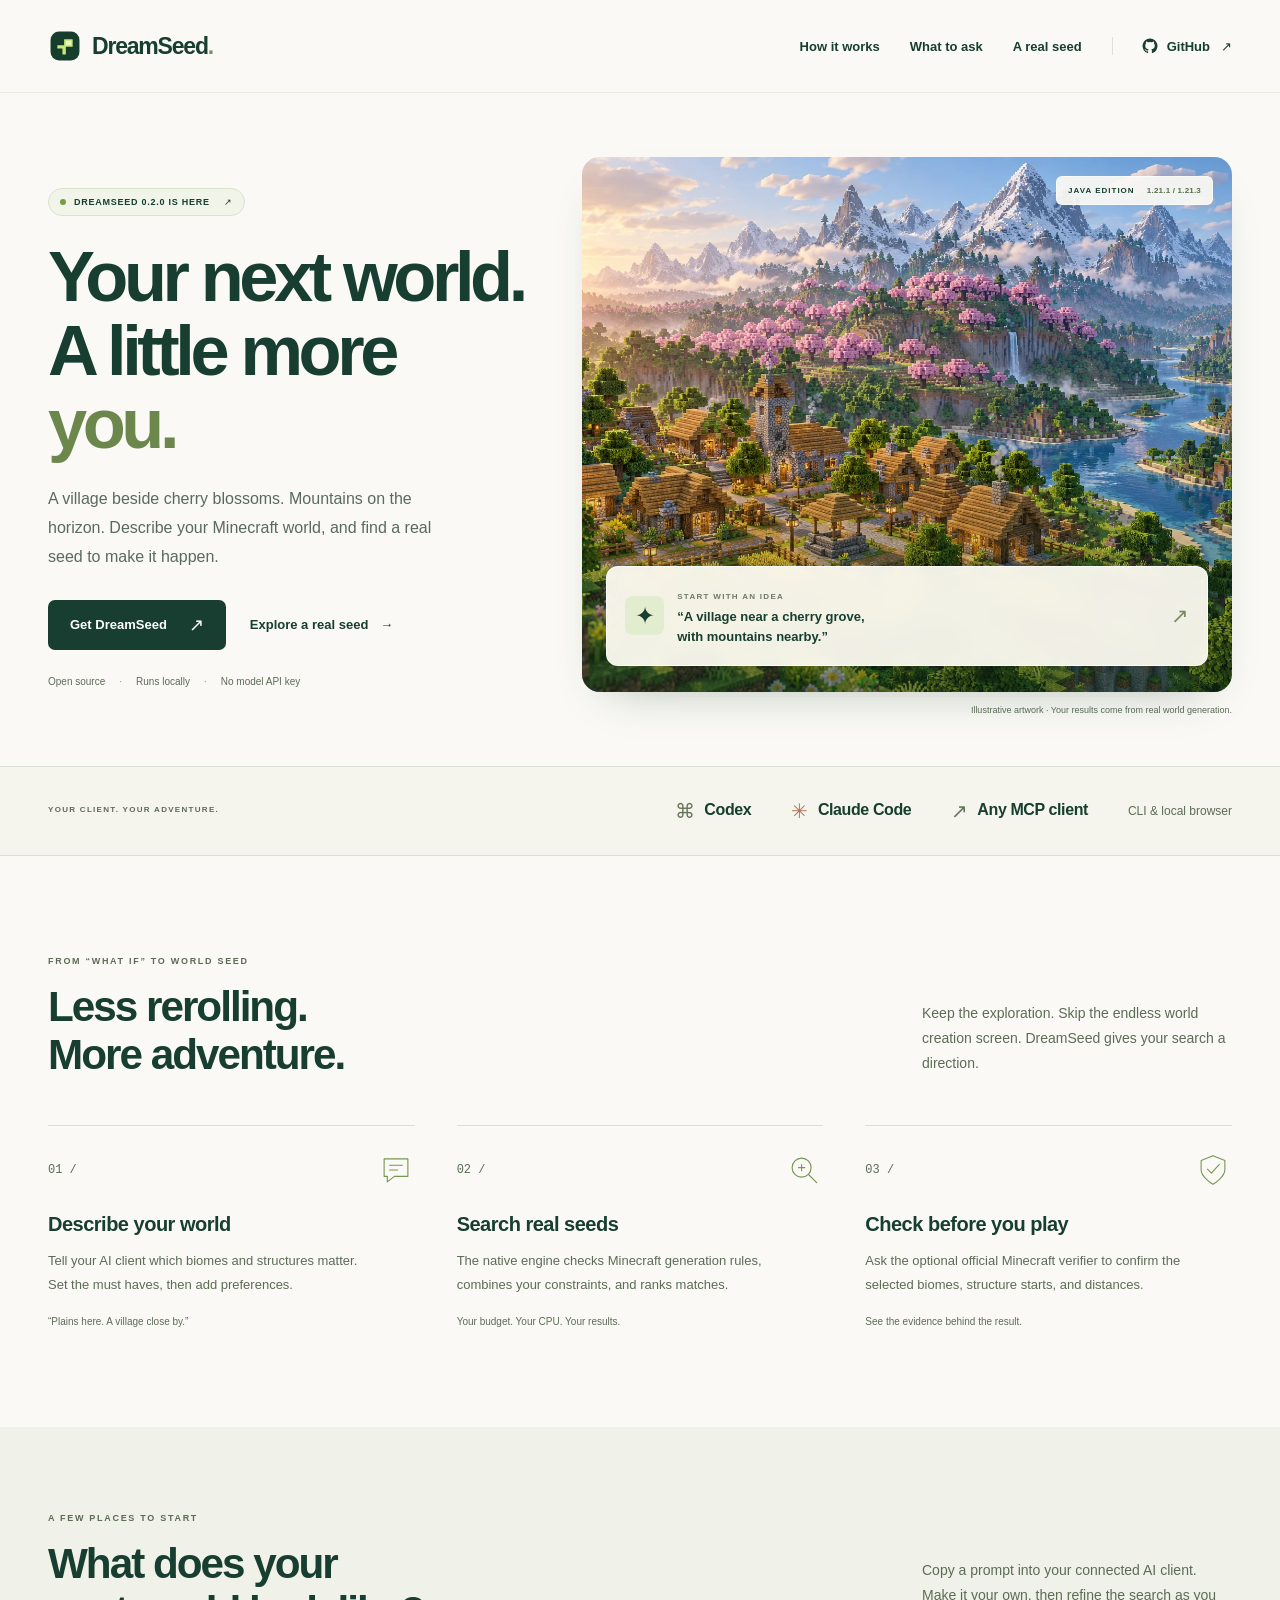
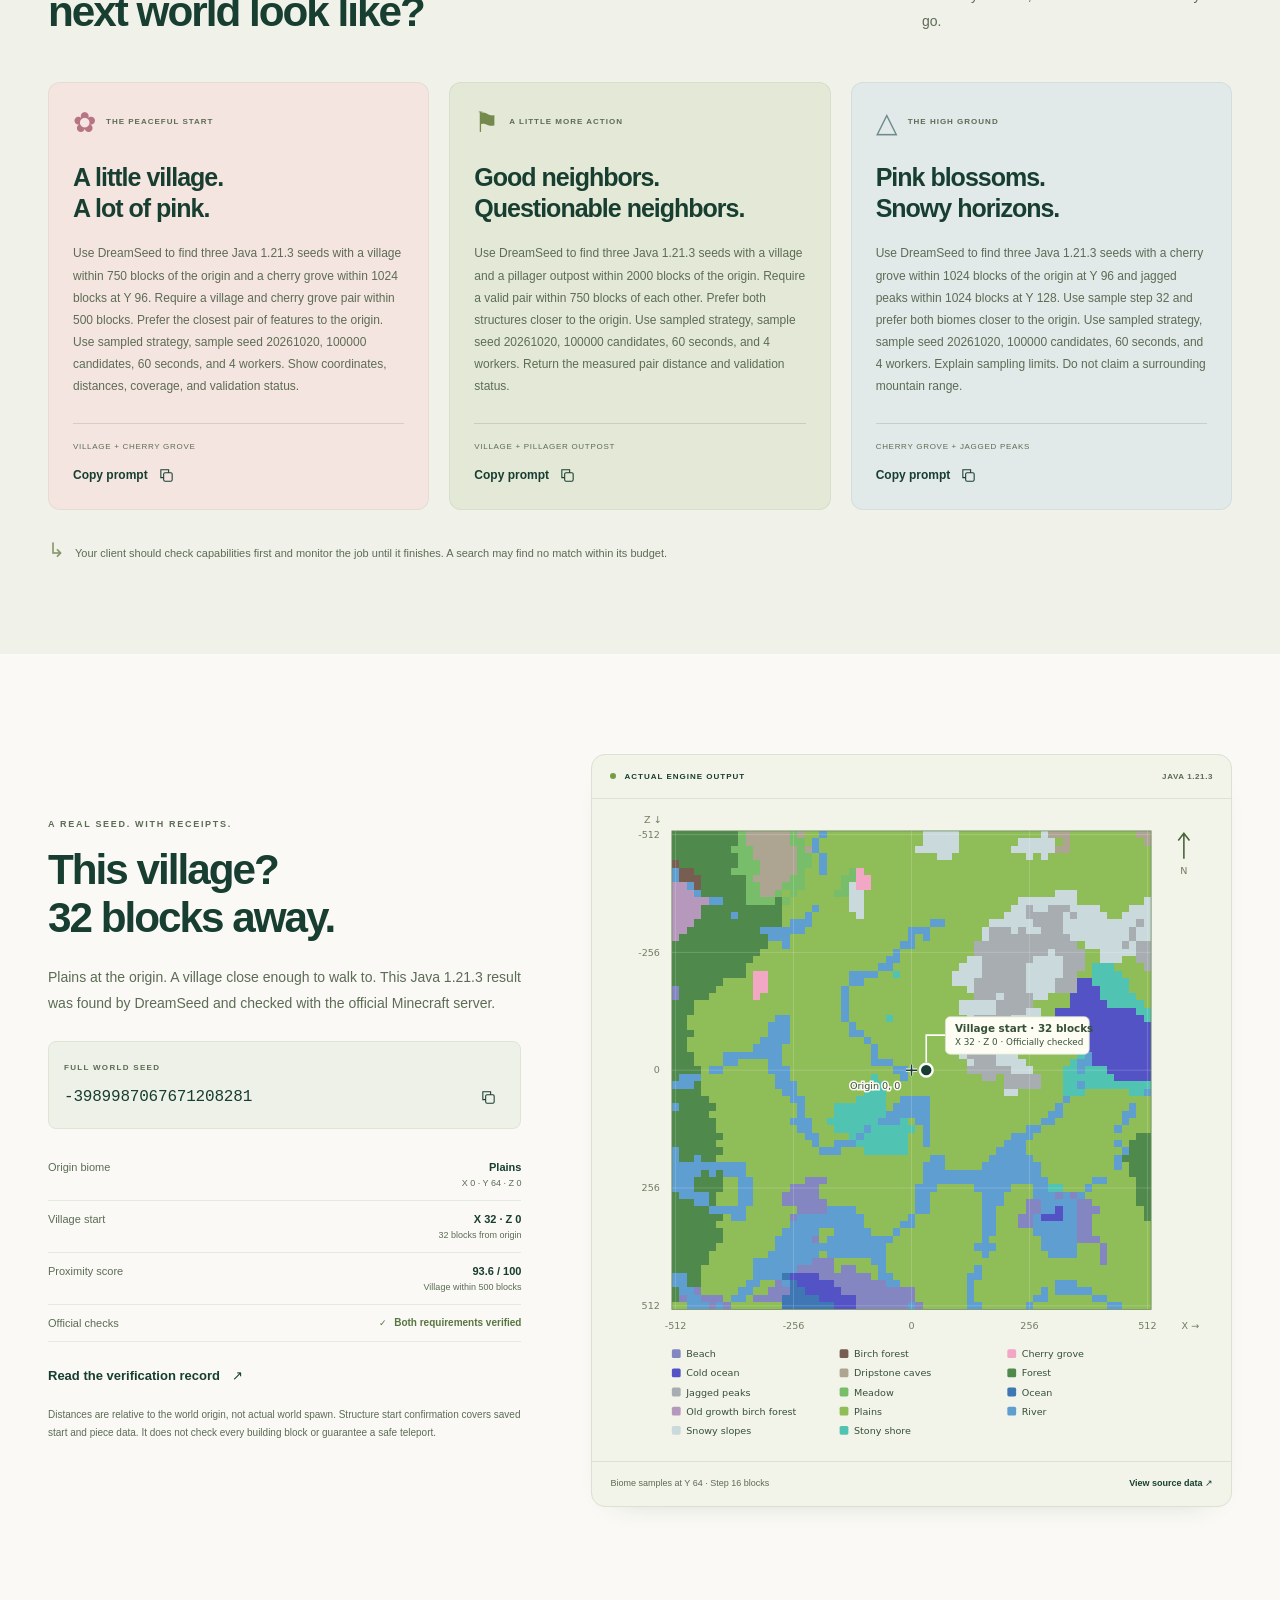
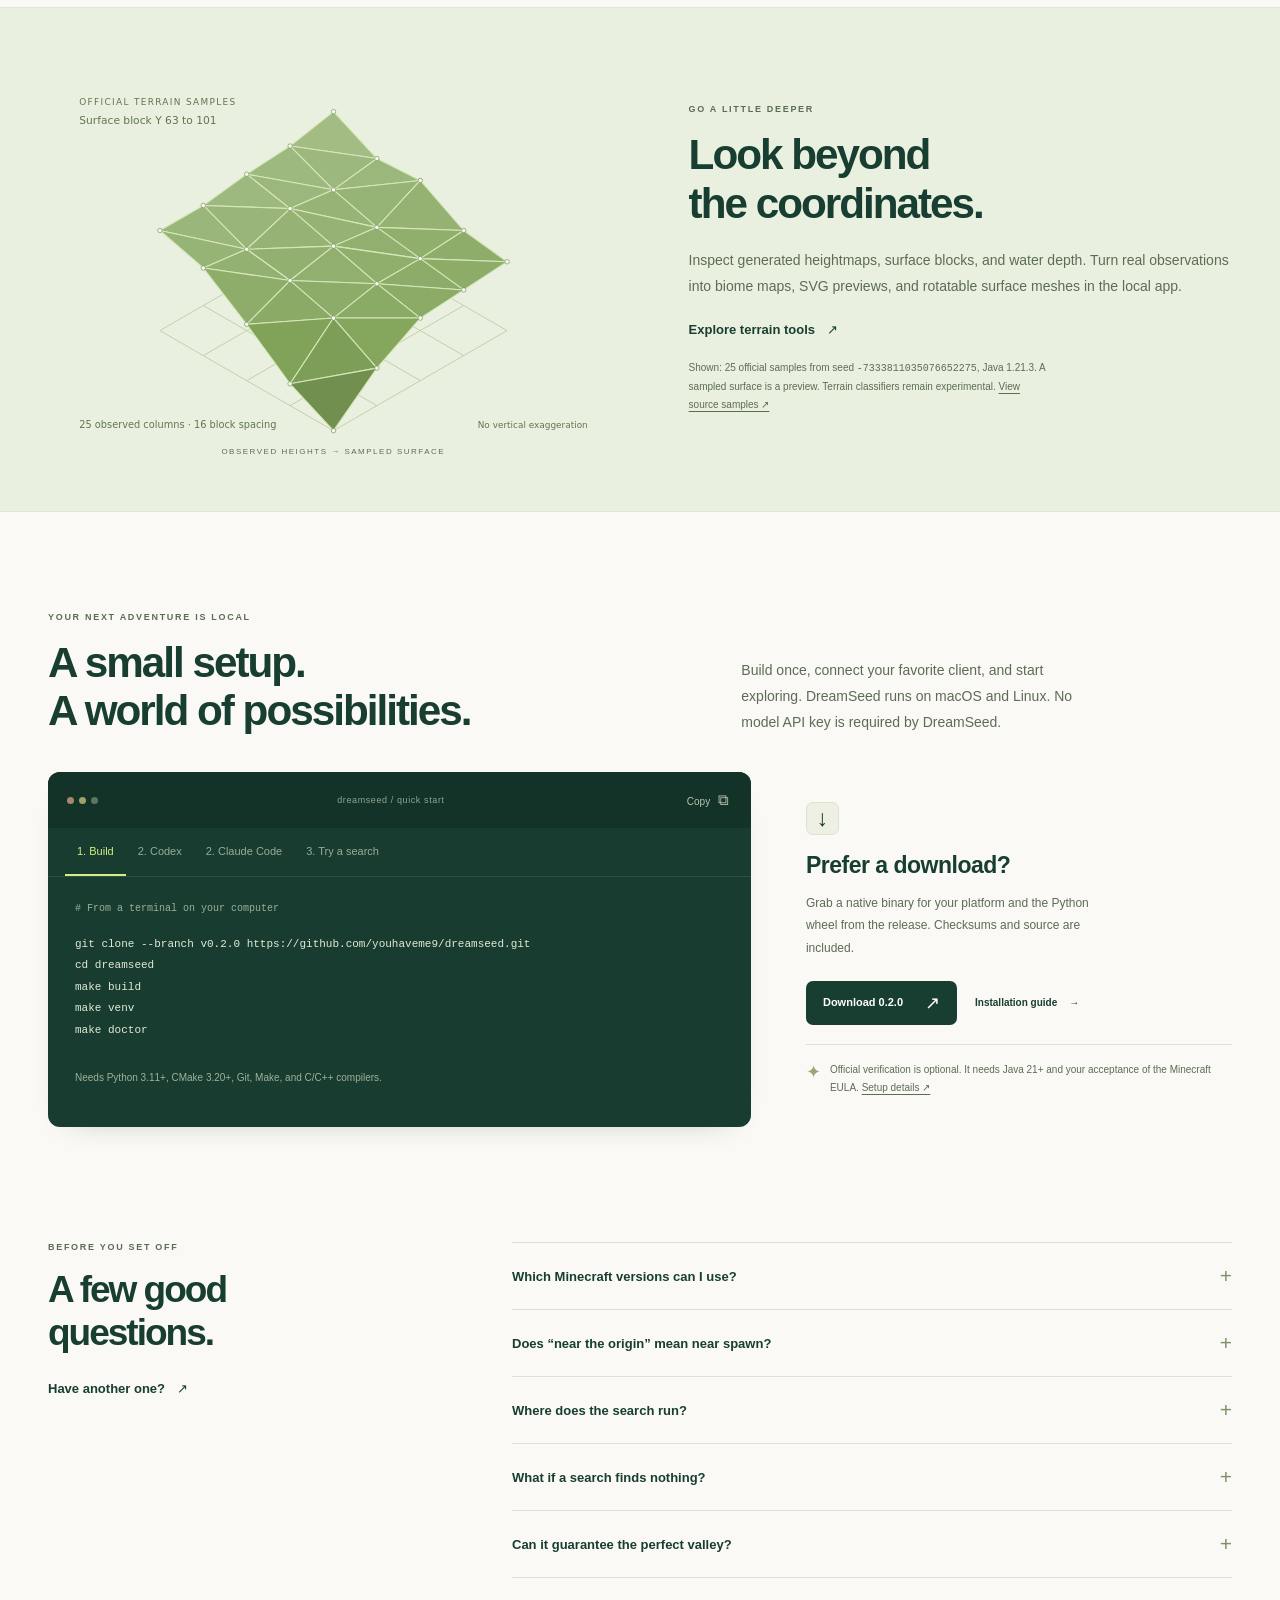
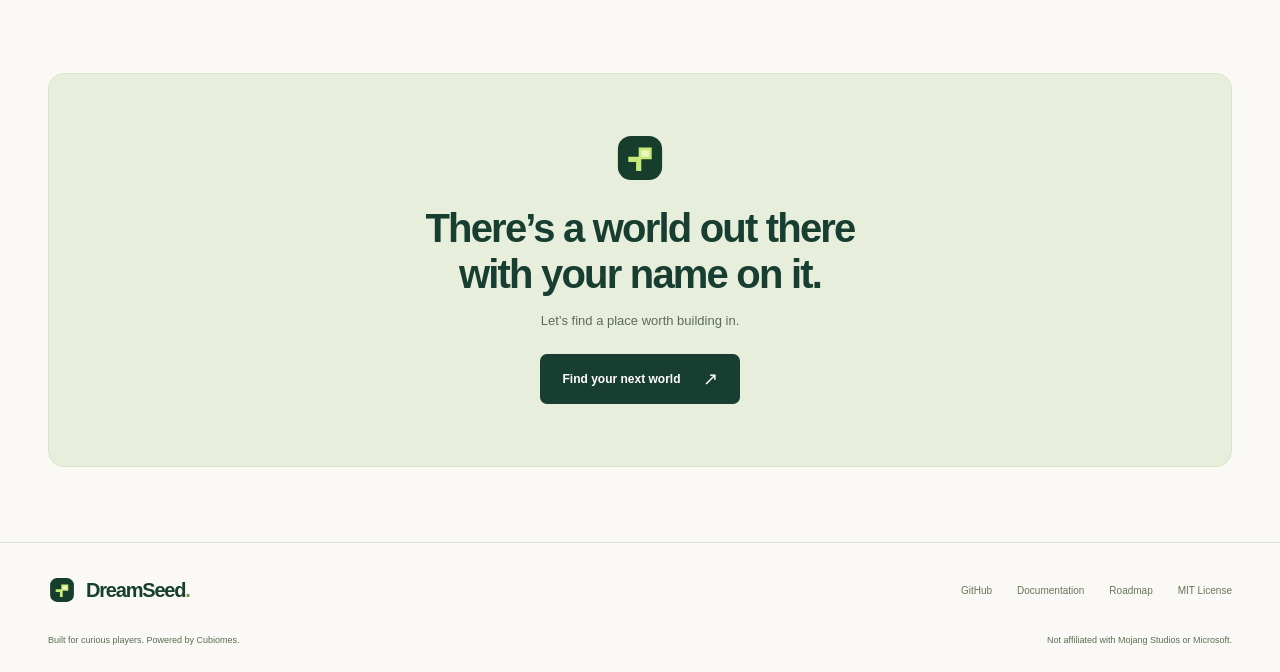
<file: site/index.html>
<!doctype html>
<html lang="en">
  <head>
    <meta charset="utf-8" />
    <meta name="viewport" content="width=device-width, initial-scale=1" />
    <meta name="theme-color" content="#15392c" />
    <meta
      name="description"
      content="Describe your ideal Minecraft world. DreamSeed finds real Java Edition seeds with the biomes and structures you want, then checks them with Minecraft itself."
    />
    <meta property="og:type" content="website" />
    <meta
      property="og:title"
      content="DreamSeed — Your next world starts here"
    />
    <meta
      property="og:description"
      content="Less rerolling. More adventure. Find and verify Minecraft Java seeds with your AI client, a native CLI, or a local browser app."
    />
    <meta property="og:url" content="https://youhaveme9.github.io/dreamseed/" />
    <meta
      property="og:image"
      content="https://youhaveme9.github.io/dreamseed/assets/dream-world.webp"
    />
    <meta name="twitter:card" content="summary_large_image" />
    <link rel="canonical" href="https://youhaveme9.github.io/dreamseed/" />
    <link rel="icon" href="assets/seed-mark.svg" type="image/svg+xml" />
    <link rel="stylesheet" href="style.css" />
    <script src="app.js" defer></script>
    <title>DreamSeed · Find your next Minecraft world</title>
  </head>
  <body>
    <a class="skip-link" href="#main">Skip to content</a>
    <header class="site-header">
      <div class="container navigation">
        <a class="brand" href="#" aria-label="DreamSeed home"
          ><img src="assets/seed-mark.svg" width="34" height="34" alt="" /><span
            >DreamSeed<span class="brand-dot">.</span></span
          ></a
        >
        <button
          class="menu-toggle"
          type="button"
          aria-expanded="false"
          aria-controls="navigation-links"
          aria-label="Open navigation"
        >
          <span></span><span></span>
        </button>
        <nav
          class="navigation-links"
          id="navigation-links"
          aria-label="Main navigation"
        >
          <a href="#how-it-works">How it works</a
          ><a href="#examples">What to ask</a
          ><a href="#real-seed">A real seed</a>
          <a class="nav-github" href="https://github.com/youhaveme9/dreamseed"
            ><svg viewBox="0 0 24 24" aria-hidden="true">
              <path
                d="M12 2a10 10 0 0 0-3.16 19.49c.5.09.68-.22.68-.48v-1.86c-2.78.6-3.37-1.18-3.37-1.18-.45-1.16-1.11-1.47-1.11-1.47-.91-.62.07-.61.07-.61 1 .07 1.53 1.03 1.53 1.03.89 1.52 2.34 1.08 2.91.83.09-.65.35-1.09.64-1.34-2.22-.25-4.56-1.11-4.56-4.94 0-1.09.39-1.99 1.03-2.69-.1-.25-.45-1.27.1-2.65 0 0 .84-.27 2.75 1.03a9.58 9.58 0 0 1 5 0c1.91-1.3 2.75-1.03 2.75-1.03.55 1.38.2 2.4.1 2.65.64.7 1.03 1.6 1.03 2.69 0 3.84-2.34 4.68-4.57 4.93.36.31.68.92.68 1.85v2.76c0 .27.18.58.69.48A10 10 0 0 0 12 2Z"
              /></svg
            >GitHub <span aria-hidden="true">↗</span></a
          >
        </nav>
      </div>
    </header>

    <main id="main">
      <section class="hero container" aria-labelledby="hero-title">
        <div class="hero-copy">
          <a
            class="release-tag"
            href="https://github.com/youhaveme9/dreamseed/releases/tag/v0.2.0"
            ><span class="status-dot"></span> DREAMSEED 0.2.0 IS HERE
            <span aria-hidden="true">↗</span></a
          >
          <h1 id="hero-title">
            Your next world.<br />A little more<br /><span>you.</span>
          </h1>
          <p class="hero-description">
            A village beside cherry blossoms. Mountains on the horizon. Describe
            your Minecraft world, and find a real seed to make it happen.
          </p>
          <div class="hero-actions">
            <a class="button button-primary" href="#get-started"
              >Get DreamSeed <span aria-hidden="true">↗</span></a
            ><a class="text-link" href="#real-seed"
              >Explore a real seed <span aria-hidden="true">→</span></a
            >
          </div>
          <div class="hero-meta">
            <span>Open source</span><span>Runs locally</span
            ><span>No model API key</span>
          </div>
        </div>
        <figure class="hero-visual">
          <div class="landscape-frame">
            <img
              class="hero-image"
              src="assets/dream-world.webp"
              width="1536"
              height="1024"
              alt="Illustrative voxel landscape with a green village, pink cherry trees, a river, and snowy mountains"
              fetchpriority="high"
            />
            <span class="image-edition"
              >JAVA EDITION <span>1.21.1 / 1.21.3</span></span
            >
            <div class="imagination-card">
              <span class="prompt-avatar" aria-hidden="true">✦</span>
              <div>
                <span class="tiny-label">START WITH AN IDEA</span>
                <p>
                  “A village near a cherry grove,<br />with mountains nearby.”
                </p>
              </div>
              <span class="prompt-arrow" aria-hidden="true">↗</span>
            </div>
          </div>
          <figcaption>
            Illustrative artwork · Your results come from real world generation.
          </figcaption>
        </figure>
      </section>

      <div class="compatibility">
        <div class="container compatibility-inner">
          <span class="tiny-label">YOUR CLIENT. YOUR ADVENTURE.</span>
          <div class="client-names">
            <span
              ><span class="client-glyph" aria-hidden="true">⌘</span>
              Codex</span
            ><span
              ><span class="client-glyph claude-glyph" aria-hidden="true"
                >✳</span
              >
              Claude Code</span
            ><span
              ><span class="client-glyph" aria-hidden="true">↗</span> Any MCP
              client</span
            ><span class="local-client">CLI & local browser</span>
          </div>
        </div>
      </div>

      <section
        class="section container"
        id="how-it-works"
        aria-labelledby="how-title"
      >
        <div class="section-intro">
          <div>
            <p class="eyebrow">FROM “WHAT IF” TO WORLD SEED</p>
            <h2 id="how-title">Less rerolling.<br />More adventure.</h2>
          </div>
          <p>
            Keep the exploration. Skip the endless world creation screen.
            DreamSeed gives your search a direction.
          </p>
        </div>
        <div class="steps">
          <article class="step">
            <div class="step-top">
              <span class="step-number">01 /</span
              ><svg viewBox="0 0 48 48" aria-hidden="true">
                <path d="M9 10h30v22H22l-9 7v-7H9zM16 18h16M16 24h10" />
              </svg>
            </div>
            <h3>Describe your world</h3>
            <p>
              Tell your AI client which biomes and structures matter. Set the
              must haves, then add preferences.
            </p>
            <span class="step-detail">“Plains here. A village close by.”</span>
          </article>
          <article class="step">
            <div class="step-top">
              <span class="step-number">02 /</span
              ><svg viewBox="0 0 48 48" aria-hidden="true">
                <circle cx="21" cy="21" r="12" />
                <path d="m30 30 10 10M17 21h8M21 17v8" />
              </svg>
            </div>
            <h3>Search real seeds</h3>
            <p>
              The native engine checks Minecraft generation rules, combines your
              constraints, and ranks matches.
            </p>
            <span class="step-detail"
              >Your budget. Your CPU. Your results.</span
            >
          </article>
          <article class="step">
            <div class="step-top">
              <span class="step-number">03 /</span
              ><svg viewBox="0 0 48 48" aria-hidden="true">
                <path
                  d="m24 6 15 6v12c0 9-15 18-15 18S9 33 9 24V12zM17 23l5 5 10-11"
                />
              </svg>
            </div>
            <h3>Check before you play</h3>
            <p>
              Ask the optional official Minecraft verifier to confirm the
              selected biomes, structure starts, and distances.
            </p>
            <span class="step-detail">See the evidence behind the result.</span>
          </article>
        </div>
      </section>

      <section
        class="examples-section"
        id="examples"
        aria-labelledby="examples-title"
      >
        <div class="container">
          <div class="section-intro">
            <div>
              <p class="eyebrow">A FEW PLACES TO START</p>
              <h2 id="examples-title">
                What does your<br />next world look like?
              </h2>
            </div>
            <p>
              Copy a prompt into your connected AI client. Make it your own,
              then refine the search as you go.
            </p>
          </div>
          <div class="prompt-grid">
            <article class="prompt-card pink-card">
              <div class="prompt-card-top">
                <span class="pixel-icon blossom" aria-hidden="true">✿</span
                ><span class="tiny-label">THE PEACEFUL START</span>
              </div>
              <h3>A little village.<br />A lot of pink.</h3>
              <p id="prompt-cherry">
                Use DreamSeed to find three Java 1.21.3 seeds with a village
                within 750 blocks of the origin and a cherry grove within 1024
                blocks at Y 96. Require a village and cherry grove pair within
                500 blocks. Prefer the closest pair of features to the origin.
                Use sampled strategy, sample seed 20261020, 100000 candidates,
                60 seconds, and 4 workers. Show coordinates, distances,
                coverage, and validation status.
              </p>
              <div class="prompt-card-bottom">
                <span>VILLAGE + CHERRY GROVE</span
                ><button
                  type="button"
                  class="copy-prompt"
                  data-copy="prompt-cherry"
                  aria-label="Copy village and cherry grove prompt"
                >
                  Copy prompt
                  <svg viewBox="0 0 24 24" aria-hidden="true">
                    <rect x="8" y="8" width="12" height="12" rx="2" />
                    <path d="M15 8V4H4v11h4" />
                  </svg>
                </button>
              </div>
            </article>
            <article class="prompt-card sage-card">
              <div class="prompt-card-top">
                <span class="pixel-icon" aria-hidden="true">⚑</span
                ><span class="tiny-label">A LITTLE MORE ACTION</span>
              </div>
              <h3>Good neighbors.<br />Questionable neighbors.</h3>
              <p id="prompt-outpost">
                Use DreamSeed to find three Java 1.21.3 seeds with a village and
                a pillager outpost within 2000 blocks of the origin. Require a
                valid pair within 750 blocks of each other. Prefer both
                structures closer to the origin. Use sampled strategy, sample
                seed 20261020, 100000 candidates, 60 seconds, and 4 workers.
                Return the measured pair distance and validation status.
              </p>
              <div class="prompt-card-bottom">
                <span>VILLAGE + PILLAGER OUTPOST</span
                ><button
                  type="button"
                  class="copy-prompt"
                  data-copy="prompt-outpost"
                  aria-label="Copy village and outpost prompt"
                >
                  Copy prompt
                  <svg viewBox="0 0 24 24" aria-hidden="true">
                    <rect x="8" y="8" width="12" height="12" rx="2" />
                    <path d="M15 8V4H4v11h4" />
                  </svg>
                </button>
              </div>
            </article>
            <article class="prompt-card blue-card">
              <div class="prompt-card-top">
                <span class="pixel-icon mountain" aria-hidden="true">△</span
                ><span class="tiny-label">THE HIGH GROUND</span>
              </div>
              <h3>Pink blossoms.<br />Snowy horizons.</h3>
              <p id="prompt-peaks">
                Use DreamSeed to find three Java 1.21.3 seeds with a cherry
                grove within 1024 blocks of the origin at Y 96 and jagged peaks
                within 1024 blocks at Y 128. Use sample step 32 and prefer both
                biomes closer to the origin. Use sampled strategy, sample seed
                20261020, 100000 candidates, 60 seconds, and 4 workers. Explain
                sampling limits. Do not claim a surrounding mountain range.
              </p>
              <div class="prompt-card-bottom">
                <span>CHERRY GROVE + JAGGED PEAKS</span
                ><button
                  type="button"
                  class="copy-prompt"
                  data-copy="prompt-peaks"
                  aria-label="Copy cherry grove and mountain prompt"
                >
                  Copy prompt
                  <svg viewBox="0 0 24 24" aria-hidden="true">
                    <rect x="8" y="8" width="12" height="12" rx="2" />
                    <path d="M15 8V4H4v11h4" />
                  </svg>
                </button>
              </div>
            </article>
          </div>
          <p class="examples-note">
            <span aria-hidden="true">↳</span> Your client should check
            capabilities first and monitor the job until it finishes. A search
            may find no match within its budget.
          </p>
        </div>
      </section>

      <section
        class="section container evidence-section"
        id="real-seed"
        aria-labelledby="evidence-title"
      >
        <div class="evidence-copy">
          <p class="eyebrow">A REAL SEED. WITH RECEIPTS.</p>
          <h2 id="evidence-title">This village?<br />32 blocks away.</h2>
          <p>
            Plains at the origin. A village close enough to walk to. This Java
            1.21.3 result was found by DreamSeed and checked with the official
            Minecraft server.
          </p>
          <div class="seed-display">
            <span class="tiny-label">FULL WORLD SEED</span>
            <div>
              <code id="verified-seed">-3989987067671208281</code
              ><button
                type="button"
                class="icon-button"
                data-copy="verified-seed"
                aria-label="Copy verified world seed"
              >
                <svg viewBox="0 0 24 24" aria-hidden="true">
                  <rect x="8" y="8" width="12" height="12" rx="2" />
                  <path d="M15 8V4H4v11h4" />
                </svg>
              </button>
            </div>
          </div>
          <dl class="seed-facts">
            <div>
              <dt>Origin biome</dt>
              <dd>Plains <span>X 0 · Y 64 · Z 0</span></dd>
            </div>
            <div>
              <dt>Village start</dt>
              <dd>X 32 · Z 0 <span>32 blocks from origin</span></dd>
            </div>
            <div>
              <dt>Proximity score</dt>
              <dd>93.6 / 100 <span>Village within 500 blocks</span></dd>
            </div>
            <div>
              <dt>Official checks</dt>
              <dd class="verified-text">
                <span aria-hidden="true">✓</span> Both requirements verified
              </dd>
            </div>
          </dl>
          <a
            class="text-link"
            href="https://github.com/youhaveme9/dreamseed/blob/v0.2.0/docs/validation/2026-10-21.md"
            >Read the verification record <span aria-hidden="true">↗</span></a
          >
          <p class="evidence-caveat">
            Distances are relative to the world origin, not actual world spawn.
            Structure start confirmation covers saved start and piece data. It
            does not check every building block or guarantee a safe teleport.
          </p>
        </div>
        <figure class="map-panel">
          <div class="panel-bar">
            <span><span class="status-dot"></span> ACTUAL ENGINE OUTPUT</span
            ><span>JAVA 1.21.3</span>
          </div>
          <a
            href="assets/verified-biome-map.svg"
            aria-label="Open the full size biome map"
          >
            <img
              src="assets/verified-biome-map.svg"
              width="800"
              height="830"
              alt="Actual sampled biome map for seed negative 3989987067671208281, centered on the origin, with the verified village start at X 32 Z 0"
              loading="lazy"
            />
          </a>
          <figcaption>
            <span>Biome samples at Y 64 · Step 16 blocks</span
            ><a href="assets/verified-inspection.json">View source data ↗</a>
          </figcaption>
        </figure>
      </section>

      <section class="terrain-section">
        <div class="container terrain-inner">
          <div class="terrain-picture">
            <img
              src="assets/terrain-preview.svg"
              width="640"
              height="440"
              alt="Isometric surface mesh derived from 25 official Minecraft terrain samples"
              loading="lazy"
            /><span class="terrain-caption"
              >OBSERVED HEIGHTS → SAMPLED SURFACE</span
            >
          </div>
          <div class="terrain-copy">
            <p class="eyebrow">GO A LITTLE DEEPER</p>
            <h2>Look beyond<br />the coordinates.</h2>
            <p>
              Inspect generated heightmaps, surface blocks, and water depth.
              Turn real observations into biome maps, SVG previews, and
              rotatable surface meshes in the local app.
            </p>
            <a
              class="text-link"
              href="https://github.com/youhaveme9/dreamseed/blob/v0.2.0/docs/terrain.md"
              >Explore terrain tools <span aria-hidden="true">↗</span></a
            >
            <p class="terrain-note">
              Shown: 25 official samples from seed
              <code>-7333811035076652275</code>, Java 1.21.3. A sampled surface
              is a preview. Terrain classifiers remain experimental.
              <a href="assets/terrain-samples.json">View source samples ↗</a>
            </p>
          </div>
        </div>
      </section>

      <section
        class="section container install-section"
        id="get-started"
        aria-labelledby="install-title"
      >
        <div class="install-heading">
          <div>
            <p class="eyebrow">YOUR NEXT ADVENTURE IS LOCAL</p>
            <h2 id="install-title">
              A small setup.<br />A world of possibilities.
            </h2>
          </div>
          <p>
            Build once, connect your favorite client, and start exploring.
            DreamSeed runs on macOS and Linux. No model API key is required by
            DreamSeed.
          </p>
        </div>
        <div class="install-layout">
          <div class="terminal">
            <div class="terminal-header">
              <div class="terminal-dots" aria-hidden="true">
                <i></i><i></i><i></i>
              </div>
              <span>dreamseed / quick start</span
              ><button
                type="button"
                class="terminal-copy"
                id="copy-install"
                data-copy="install-source"
              >
                Copy <span aria-hidden="true">⧉</span>
              </button>
            </div>
            <div
              class="install-tabs"
              role="tablist"
              aria-label="Setup instructions"
            >
              <button
                id="tab-source"
                type="button"
                role="tab"
                aria-selected="true"
                aria-controls="panel-source"
                data-tab="source"
              >
                1. Build</button
              ><button
                id="tab-codex"
                type="button"
                role="tab"
                aria-selected="false"
                aria-controls="panel-codex"
                data-tab="codex"
                tabindex="-1"
              >
                2. Codex</button
              ><button
                id="tab-claude"
                type="button"
                role="tab"
                aria-selected="false"
                aria-controls="panel-claude"
                data-tab="claude"
                tabindex="-1"
              >
                2. Claude Code</button
              ><button
                id="tab-cli"
                type="button"
                role="tab"
                aria-selected="false"
                aria-controls="panel-cli"
                data-tab="cli"
                tabindex="-1"
              >
                3. Try a search
              </button>
            </div>
            <div
              class="terminal-panel"
              id="panel-source"
              role="tabpanel"
              aria-labelledby="tab-source"
              tabindex="0"
            >
              <p class="code-note"># From a terminal on your computer</p>
              <pre
                tabindex="0"
                aria-label="Build commands"
              ><code id="install-source">git clone --branch v0.2.0 https://github.com/youhaveme9/dreamseed.git
cd dreamseed
make build
make venv
make doctor</code></pre>
              <p class="terminal-footnote">
                Needs Python 3.11+, CMake 3.20+, Git, Make, and C/C++ compilers.
              </p>
            </div>
            <div
              class="terminal-panel"
              id="panel-codex"
              role="tabpanel"
              aria-labelledby="tab-codex"
              tabindex="0"
              hidden
            >
              <p class="code-note">
                # Replace these with your absolute checkout paths
              </p>
              <pre
                tabindex="0"
                aria-label="Codex setup commands"
              ><code id="install-codex">codex mcp add dreamseed \
  --env "DREAMSEED_BINARY=/path/to/dreamseed/build/dreamseed" -- \
  "/path/to/dreamseed/.venv/bin/dreamseed-mcp"
codex mcp list</code></pre>
              <p class="terminal-footnote">
                Restart the client after setup. Your AI client has its own
                access requirements.
              </p>
            </div>
            <div
              class="terminal-panel"
              id="panel-claude"
              role="tabpanel"
              aria-labelledby="tab-claude"
              tabindex="0"
              hidden
            >
              <p class="code-note">
                # Replace these with your absolute checkout paths
              </p>
              <pre
                tabindex="0"
                aria-label="Claude Code setup commands"
              ><code id="install-claude">claude mcp add dreamseed --scope user --transport stdio \
  -e "DREAMSEED_BINARY=/path/to/dreamseed/build/dreamseed" -- \
  "/path/to/dreamseed/.venv/bin/dreamseed-mcp"
claude mcp list</code></pre>
              <p class="terminal-footnote">
                Or load the repository as the Claude Code plugin described in
                the README.
              </p>
            </div>
            <div
              class="terminal-panel"
              id="panel-cli"
              role="tabpanel"
              aria-labelledby="tab-cli"
              tabindex="0"
              hidden
            >
              <p class="code-note"># Search with the native engine</p>
              <pre
                tabindex="0"
                aria-label="Search commands"
              ><code id="install-cli">./build/dreamseed search \
  --config examples/multi_constraint_search.json

# Or open the local browser app
.venv/bin/dreamseed-web --port 8765</code></pre>
              <p class="terminal-footnote">
                Open http://127.0.0.1:8765 after starting the browser app.
              </p>
            </div>
          </div>
          <aside class="install-aside">
            <span class="download-icon" aria-hidden="true">↓</span>
            <h3>Prefer a download?</h3>
            <p>
              Grab a native binary for your platform and the Python wheel from
              the release. Checksums and source are included.
            </p>
            <a
              class="button button-primary"
              href="https://github.com/youhaveme9/dreamseed/releases/tag/v0.2.0"
              >Download 0.2.0 <span aria-hidden="true">↗</span></a
            ><a
              class="text-link"
              href="https://github.com/youhaveme9/dreamseed/blob/v0.2.0/docs/native_install.md"
              >Installation guide <span aria-hidden="true">→</span></a
            >
            <div class="official-note">
              <span aria-hidden="true">✦</span>
              <p>
                Official verification is optional. It needs Java 21+ and your
                acceptance of the Minecraft EULA.
                <a
                  href="https://github.com/youhaveme9/dreamseed#verify-before-choosing-a-world"
                  >Setup details ↗</a
                >
              </p>
            </div>
          </aside>
        </div>
      </section>

      <section class="faq-section container" aria-labelledby="faq-title">
        <div>
          <p class="eyebrow">BEFORE YOU SET OFF</p>
          <h2 id="faq-title">A few good<br />questions.</h2>
          <a
            class="text-link"
            href="https://github.com/youhaveme9/dreamseed/issues"
            >Have another one? <span aria-hidden="true">↗</span></a
          >
        </div>
        <div class="faq-list">
          <details>
            <summary>
              Which Minecraft versions can I use?<span aria-hidden="true"
                >+</span
              >
            </summary>
            <p>
              Java Edition 1.21.1 and 1.21.3. Each version uses explicitly
              selected generation rules. Bedrock and unlisted versions are
              unsupported.
            </p>
          </details>
          <details>
            <summary>
              Does “near the origin” mean near spawn?<span aria-hidden="true"
                >+</span
              >
            </summary>
            <p>
              No. The origin is X 0, Z 0. Minecraft can place the actual world
              spawn elsewhere. DreamSeed reports horizontal X/Z distances from
              the explicit reference point. Actual spawn constraints are
              unsupported.
            </p>
          </details>
          <details>
            <summary>
              Where does the search run?<span aria-hidden="true">+</span>
            </summary>
            <p>
              On your computer. Your AI client translates the request, then the
              local native engine searches seeds. This GitHub Pages site
              introduces the project; install DreamSeed to run searches.
              DreamSeed itself makes no model API calls.
            </p>
          </details>
          <details>
            <summary>
              What if a search finds nothing?<span aria-hidden="true">+</span>
            </summary>
            <p>
              It means no match was found within that search's time or candidate
              budget. Try a larger budget, a broader radius, or fewer mandatory
              conditions. A bounded search cannot prove that no matching seed
              exists.
            </p>
          </details>
          <details>
            <summary>
              Can it guarantee the perfect valley?<span aria-hidden="true"
                >+</span
              >
            </summary>
            <p>
              It can measure supported biomes, structures, distances, and
              sampled terrain properties. Terrain classifiers are experimental.
              Scenic beauty and guaranteed valley or lake topology are not
              implemented.
            </p>
          </details>
        </div>
      </section>

      <section class="closing container">
        <div class="closing-mark" aria-hidden="true">
          <img src="assets/seed-mark.svg" width="52" height="52" alt="" />
        </div>
        <h2>There’s a world out there<br />with your name on it.</h2>
        <p>Let’s find a place worth building in.</p>
        <a class="button button-primary" href="#get-started"
          >Find your next world <span aria-hidden="true">↗</span></a
        >
      </section>
    </main>

    <footer class="site-footer">
      <div class="container footer-top">
        <a class="brand" href="#"
          ><img src="assets/seed-mark.svg" width="28" height="28" alt="" /><span
            >DreamSeed<span class="brand-dot">.</span></span
          ></a
        >
        <nav aria-label="Footer navigation">
          <a href="https://github.com/youhaveme9/dreamseed">GitHub</a
          ><a href="https://github.com/youhaveme9/dreamseed#readme"
            >Documentation</a
          ><a
            href="https://github.com/youhaveme9/dreamseed/blob/main/docs/roadmap.md"
            >Roadmap</a
          ><a href="https://github.com/youhaveme9/dreamseed/blob/main/LICENSE"
            >MIT License</a
          >
        </nav>
      </div>
      <div class="container footer-bottom">
        <p>Built for curious players. Powered by Cubiomes.</p>
        <p>Not affiliated with Mojang Studios or Microsoft.</p>
      </div>
    </footer>
    <div
      class="toast"
      id="copy-status"
      role="status"
      aria-live="polite"
      aria-atomic="true"
    ></div>
  </body>
</html>
</file>
<file: site/style.css>
:root {
  --paper: #faf9f5;
  --ink: #173e30;
  --muted: #5c6c55;
  --line: #dce1d6;
  --lime: #d4ed84;
  --white: #fff;
  --radius: 22px;
  font-family:
    Inter,
    ui-sans-serif,
    -apple-system,
    BlinkMacSystemFont,
    "Segoe UI",
    sans-serif;
  color: var(--ink);
  background: var(--paper);
  font-synthesis: none;
  text-rendering: optimizeLegibility;
}
* {
  box-sizing: border-box;
}
html {
  scroll-behavior: smooth;
  scroll-padding-top: 95px;
}
body {
  margin: 0;
}
button,
a {
  -webkit-tap-highlight-color: transparent;
}
a {
  color: inherit;
  text-decoration: none;
}
button {
  font: inherit;
  cursor: pointer;
}
img {
  display: block;
  max-width: 100%;
  height: auto;
}
figure,
p,
h1,
h2,
h3 {
  margin: 0;
}
button:focus-visible,
a:focus-visible,
summary:focus-visible,
[tabindex]:focus-visible {
  outline: 3px solid #bf623d;
  outline-offset: 5px;
}
::selection {
  background: #d7e9aa;
}
.container {
  width: min(1200px, calc(100% - 96px));
  margin-inline: auto;
}
.skip-link {
  position: fixed;
  top: -100px;
  left: 16px;
  padding: 12px 18px;
  background: var(--ink);
  color: white;
  z-index: 100;
}
.skip-link:focus {
  top: 12px;
}
.site-header {
  border-bottom: 1px solid #e9e9e0;
  background: var(--paper);
}
.navigation {
  height: 92px;
  display: flex;
  align-items: center;
  justify-content: space-between;
  gap: 24px;
}
.brand {
  display: inline-flex;
  align-items: center;
  gap: 10px;
  font-size: 23px;
  font-weight: 750;
  letter-spacing: -1.2px;
}
.brand-dot {
  color: #789653;
}
.navigation-links {
  display: flex;
  align-items: center;
  gap: 30px;
  font-size: 13px;
  font-weight: 550;
}
.navigation-links > a:hover,
.footer-top a:hover {
  color: #64833c;
}
.nav-github {
  display: flex;
  align-items: center;
  gap: 8px;
  border-left: 1px solid var(--line);
  padding-left: 28px;
}
.nav-github svg {
  width: 18px;
  fill: currentColor;
}
.nav-github > span {
  margin-left: 3px;
}
.menu-toggle {
  display: none;
}
.hero {
  padding-block: 64px 48px;
  display: grid;
  grid-template-columns: 0.86fr 1.14fr;
  align-items: center;
  gap: 44px;
}
.release-tag {
  display: inline-flex;
  align-items: center;
  gap: 8px;
  border: 1px solid #d9e3ca;
  border-radius: 30px;
  background: #f1f4e9;
  padding: 8px 11px;
  font-size: 9px;
  font-weight: 700;
  letter-spacing: 0.75px;
}
.status-dot {
  display: inline-block;
  width: 6px;
  height: 6px;
  border-radius: 100%;
  background: #769d42;
  flex-shrink: 0;
}
.release-tag > span:last-child {
  margin-left: 6px;
}
h1 {
  font-size: clamp(52px, 5.5vw, 76px);
  font-weight: 650;
  line-height: 1.05;
  letter-spacing: -4.4px;
  margin: 24px 0;
}
h1 > span {
  color: #6b874b;
}
h2 {
  font-size: clamp(33px, 3.3vw, 46px);
  font-weight: 600;
  letter-spacing: -2px;
  line-height: 1.15;
}
h3 {
  font-size: 20px;
  font-weight: 600;
  letter-spacing: -0.5px;
}
.hero-description {
  max-width: 390px;
  color: #596a5e;
  font-size: 16px;
  line-height: 1.8;
}
.hero-actions {
  display: flex;
  align-items: center;
  gap: 24px;
  margin-top: 28px;
}
.button {
  display: inline-flex;
  align-items: center;
  justify-content: center;
  gap: 22px;
  padding: 16px 22px;
  border-radius: 7px;
  font-size: 13px;
  font-weight: 600;
  line-height: 1.4;
  transition:
    background 0.2s,
    transform 0.2s;
}
.button-primary {
  background: var(--ink);
  color: #fff;
}
.button-primary:hover {
  background: #2e5841;
  transform: translateY(-2px);
}
.button > span {
  font-size: 18px;
  line-height: 1;
}
.text-link {
  display: inline-flex;
  align-items: center;
  gap: 12px;
  font-size: 13px;
  font-weight: 600;
  line-height: 1.5;
}
.text-link:hover {
  text-decoration: underline;
  text-underline-offset: 5px;
}
.hero-meta {
  display: flex;
  flex-wrap: wrap;
  gap: 14px;
  margin-top: 26px;
  color: var(--muted);
  font-size: 10px;
}
.hero-meta > span + span:before {
  content: "·";
  margin-right: 14px;
  color: #98a092;
}
.hero-visual {
  position: relative;
  min-width: 0;
}
.landscape-frame {
  position: relative;
  overflow: hidden;
  border-radius: 18px;
  background: #d8e5c7;
  box-shadow: 0 20px 45px -28px #203f2f66;
  isolation: isolate;
}
.hero-image {
  width: 100%;
  height: 535px;
  object-fit: cover;
  object-position: 49% center;
}
.landscape-frame:after {
  content: "";
  position: absolute;
  inset: 55% 0 0;
  background: linear-gradient(transparent, #16362077);
  z-index: 0;
  pointer-events: none;
}
.image-edition {
  position: absolute;
  top: 19px;
  right: 19px;
  background: #faf9f5ed;
  border: 1px solid #ffffff77;
  border-radius: 6px;
  padding: 9px 11px;
  font-size: 8px;
  letter-spacing: 1px;
  font-weight: 700;
}
.image-edition > span {
  margin-left: 9px;
  color: #57714a;
  letter-spacing: 0.2px;
}
.imagination-card {
  position: absolute;
  bottom: 26px;
  left: 24px;
  right: 24px;
  background: #fffdf5ed;
  backdrop-filter: blur(12px);
  border: 1px solid #ffffffc9;
  border-radius: 12px;
  padding: 18px;
  display: flex;
  align-items: center;
  gap: 13px;
  box-shadow: 0 5px 24px #192f2c22;
  z-index: 1;
}
.prompt-avatar {
  background: #e2eccf;
  border-radius: 8px;
  width: 39px;
  height: 39px;
  display: grid;
  place-items: center;
  font-size: 24px;
  flex-shrink: 0;
}
.tiny-label {
  font-size: 9px;
  font-weight: 650;
  letter-spacing: 1.3px;
  line-height: 1.6;
}
.imagination-card .tiny-label {
  color: #6f7a69;
  font-size: 8px;
}
.imagination-card p {
  font-size: 13px;
  line-height: 1.55;
  font-weight: 550;
  margin-top: 3px;
}
.prompt-arrow {
  margin-left: auto;
  font-size: 21px;
  color: #788d5e;
}
.hero-visual figcaption {
  font-size: 9px;
  color: var(--muted);
  text-align: right;
  line-height: 1.5;
  margin-top: 12px;
}
.compatibility {
  border-block: 1px solid var(--line);
  background: #f5f5ed;
}
.compatibility-inner {
  min-height: 88px;
  display: flex;
  justify-content: space-between;
  align-items: center;
  gap: 32px;
}
.compatibility .tiny-label {
  color: var(--muted);
  font-size: 8px;
}
.client-names {
  display: flex;
  align-items: center;
  gap: 40px;
  font-size: 16px;
  font-weight: 550;
  letter-spacing: -0.4px;
}
.client-names > span {
  white-space: nowrap;
}
.client-glyph {
  font-size: 20px;
  vertical-align: middle;
  margin-right: 6px;
  color: #67775a;
}
.claude-glyph {
  color: #ac775b;
}
.client-names .local-client {
  font-size: 12px;
  font-weight: 450;
  color: var(--muted);
  letter-spacing: 0;
}
.section {
  padding-block: 100px;
}
.section-intro {
  display: flex;
  align-items: flex-end;
  justify-content: space-between;
  gap: 40px;
  margin-bottom: 45px;
}
.eyebrow {
  font-size: 9px;
  font-weight: 650;
  letter-spacing: 1.7px;
  color: var(--muted);
  margin-bottom: 17px;
}
.section-intro > p {
  max-width: 310px;
  font-size: 14px;
  line-height: 1.8;
  color: var(--muted);
  padding-bottom: 3px;
}
.steps {
  display: grid;
  grid-template-columns: repeat(3, 1fr);
  gap: 42px;
}
.step {
  border-top: 1px solid var(--line);
  padding-top: 25px;
}
.step-top {
  display: flex;
  align-items: center;
  justify-content: space-between;
  margin-bottom: 24px;
}
.step-number {
  font:
    12px ui-monospace,
    SFMono-Regular,
    monospace;
  color: var(--muted);
}
.step svg {
  width: 38px;
  height: 38px;
  stroke: #769652;
  fill: none;
  stroke-width: 1.4;
  stroke-linejoin: round;
  stroke-linecap: round;
}
.step > p {
  font-size: 13px;
  line-height: 1.85;
  color: var(--muted);
  margin-top: 13px;
  max-width: 320px;
}
.step-detail {
  display: block;
  font-size: 10px;
  color: var(--muted);
  margin-top: 19px;
}
.examples-section {
  background: #f0f1e9;
  padding-block: 86px;
}
.prompt-grid {
  display: grid;
  grid-template-columns: repeat(3, 1fr);
  gap: 20px;
}
.prompt-card {
  padding: 26px 24px 21px;
  border: 1px solid #183e3010;
  border-radius: 12px;
  display: flex;
  flex-direction: column;
  min-width: 0;
}
.pink-card {
  background: #f5e5e0;
}
.sage-card {
  background: #e3e9d6;
}
.blue-card {
  background: #e1e9e9;
}
.prompt-card-top {
  display: flex;
  align-items: center;
  gap: 10px;
  margin-bottom: 25px;
}
.prompt-card-top .tiny-label {
  font-size: 8px;
  color: var(--muted);
  letter-spacing: 1px;
}
.pixel-icon {
  font-size: 28px;
  line-height: 1;
  color: #738a4c;
}
.blossom {
  color: #b77482;
}
.mountain {
  color: #6d8b8a;
}
.prompt-card h3 {
  font-size: 25px;
  line-height: 1.25;
  letter-spacing: -1px;
}
.prompt-card > p {
  font-size: 12px;
  line-height: 1.85;
  color: var(--muted);
  margin-top: 18px;
  margin-bottom: 25px;
}
.prompt-card-bottom {
  border-top: 1px solid #183e3024;
  padding-top: 18px;
  margin-top: auto;
  display: flex;
  align-items: flex-start;
  gap: 12px;
  flex-direction: column;
}
.prompt-card-bottom > span {
  font-size: 8px;
  letter-spacing: 0.7px;
  color: var(--muted);
}
.copy-prompt {
  display: flex;
  align-items: center;
  gap: 10px;
  border: 0;
  background: transparent;
  color: var(--ink);
  padding: 4px 0;
  font-size: 12px;
  font-weight: 650;
}
.copy-prompt:hover {
  text-decoration: underline;
  text-underline-offset: 4px;
}
.copy-prompt svg,
.icon-button svg {
  width: 17px;
  height: 17px;
  stroke: currentColor;
  fill: none;
  stroke-width: 1.5;
}
.examples-note {
  display: flex;
  gap: 10px;
  align-items: baseline;
  font-size: 11px;
  line-height: 1.8;
  color: var(--muted);
  margin-top: 22px;
}
.examples-note > span {
  font-size: 20px;
  color: #8a976e;
}
.evidence-section {
  display: grid;
  grid-template-columns: 0.85fr 1.15fr;
  gap: 70px;
  align-items: center;
}
.evidence-copy > p:not(.eyebrow):not(.evidence-caveat) {
  color: var(--muted);
  font-size: 14px;
  line-height: 1.85;
  margin-top: 22px;
}
.seed-display {
  margin-top: 25px;
  background: #eef1e7;
  border: 1px solid #dfe5d5;
  border-radius: 8px;
  padding: 14px 15px;
}
.seed-display > .tiny-label {
  color: var(--muted);
  font-size: 8px;
}
.seed-display > div {
  display: flex;
  align-items: center;
  justify-content: space-between;
  gap: 8px;
  margin-top: 5px;
}
.seed-display code {
  font:
    16px ui-monospace,
    SFMono-Regular,
    Consolas,
    monospace;
  letter-spacing: -0.2px;
  overflow-wrap: anywhere;
}
.icon-button {
  border: 0;
  background: transparent;
  color: var(--ink);
  width: 34px;
  height: 34px;
  display: grid;
  place-items: center;
  flex-shrink: 0;
  border-radius: 4px;
}
.icon-button:hover {
  background: #d9e3c9;
}
.seed-facts {
  margin: 20px 0 24px;
}
.seed-facts > div {
  display: flex;
  justify-content: space-between;
  gap: 16px;
  padding: 12px 0;
  border-bottom: 1px solid #e6e9df;
  font-size: 11px;
}
.seed-facts dt {
  color: var(--muted);
}
.seed-facts dd {
  margin: 0;
  text-align: right;
  font-weight: 550;
}
.seed-facts dd > span {
  display: block;
  font-weight: 400;
  font-size: 9px;
  margin-top: 5px;
  color: var(--muted);
}
.seed-facts .verified-text {
  font-size: 10px;
  color: #587540;
}
.seed-facts .verified-text > span {
  display: inline;
  color: inherit;
  margin-right: 4px;
}
.evidence-caveat {
  font-size: 10px;
  line-height: 1.8;
  color: var(--muted);
  margin-top: 20px;
}
.map-panel {
  border: 1px solid #dce1d1;
  border-radius: 14px;
  overflow: hidden;
  background: #f2f3e9;
  box-shadow: 0 12px 30px -25px #173e3055;
}
.panel-bar {
  display: flex;
  justify-content: space-between;
  gap: 12px;
  align-items: center;
  padding: 17px 18px;
  border-bottom: 1px solid #dde2d2;
  font-size: 8px;
  font-weight: 650;
  letter-spacing: 1px;
}
.panel-bar > span:first-child {
  display: flex;
  align-items: center;
  gap: 8px;
}
.panel-bar > span:last-child {
  color: var(--muted);
  font-size: 8px;
  letter-spacing: 0.6px;
}
.map-panel > a {
  display: block;
}
.map-panel > a > img {
  width: 100%;
}
.map-panel figcaption {
  display: flex;
  justify-content: space-between;
  gap: 12px;
  padding: 15px 18px;
  border-top: 1px solid #dce1d2;
  font-size: 9px;
  line-height: 1.5;
  color: var(--muted);
}
.map-panel figcaption a {
  font-weight: 600;
  color: var(--ink);
}
.terrain-section {
  background: #eaf0df;
  border-block: 1px solid #dfe6d5;
}
.terrain-inner {
  display: grid;
  grid-template-columns: 1.05fr 1fr;
  gap: 70px;
  align-items: center;
  padding-block: 55px;
}
.terrain-picture {
  position: relative;
}
.terrain-picture img {
  width: 100%;
}
.terrain-caption {
  display: block;
  text-align: center;
  color: var(--muted);
  letter-spacing: 1.5px;
  font-size: 8px;
  margin-top: -8px;
}
.terrain-copy > p:not(.eyebrow) {
  font-size: 14px;
  line-height: 1.85;
  color: var(--muted);
  margin-block: 20px;
}
.terrain-copy .terrain-note {
  font-size: 10px !important;
  line-height: 1.8 !important;
  max-width: 360px;
  margin-bottom: 0 !important;
  color: var(--muted) !important;
}
.terrain-note code {
  font-size: 10px;
  overflow-wrap: anywhere;
}
.terrain-note a {
  text-decoration: underline;
  text-underline-offset: 3px;
}
.install-heading {
  display: grid;
  grid-template-columns: 1fr 0.8fr;
  gap: 80px;
  align-items: end;
  margin-bottom: 36px;
}
.install-heading > p {
  font-size: 14px;
  line-height: 1.85;
  color: var(--muted);
  max-width: 360px;
}
.install-layout {
  display: grid;
  grid-template-columns: 1.65fr 1fr;
  gap: 55px;
  align-items: center;
}
.terminal {
  background: #193c31;
  color: #e8efde;
  border-radius: 12px;
  overflow: hidden;
  min-width: 0;
  box-shadow: 0 12px 30px -25px #173e3077;
}
.terminal-header {
  display: flex;
  align-items: center;
  justify-content: space-between;
  gap: 12px;
  background: #133228;
  padding: 16px 19px;
  font-size: 9px;
  color: #91a590;
  letter-spacing: 0.6px;
}
.terminal-dots {
  display: flex;
  gap: 5px;
}
.terminal-dots i {
  width: 7px;
  height: 7px;
  border-radius: 50%;
  background: #5a7860;
}
.terminal-dots i:first-child {
  background: #a58968;
}
.terminal-dots i:nth-child(2) {
  background: #9ea16a;
}
.terminal-copy {
  background: transparent;
  border: 0;
  color: #b8c5b0;
  padding: 3px;
  font-size: 10px;
  letter-spacing: 0;
}
.terminal-copy span {
  font-size: 15px;
  margin-left: 5px;
}
.install-tabs {
  display: flex;
  gap: 0;
  padding-inline: 17px;
  border-bottom: 1px solid #ffffff18;
  overflow-x: auto;
}
.install-tabs > button {
  border: 0;
  background: none;
  color: #96ad98;
  padding: 17px 12px;
  border-bottom: 2px solid transparent;
  font-size: 11px;
  white-space: nowrap;
}
.install-tabs > button[aria-selected="true"] {
  border-bottom-color: var(--lime);
  color: var(--lime);
}
.terminal-panel {
  padding: 24px 27px 26px;
  min-height: 250px;
}
.code-note {
  font:
    10px ui-monospace,
    SFMono-Regular,
    monospace;
  color: #9ab197;
  margin-bottom: 17px;
  line-height: 1.6;
}
.terminal pre {
  font:
    11px/1.95 ui-monospace,
    SFMono-Regular,
    Consolas,
    monospace;
  white-space: pre;
  overflow: auto;
  margin: 0 0 21px;
  padding-bottom: 7px;
}
.terminal pre code {
  font: inherit;
  color: #e1ebd5;
}
.terminal-footnote {
  font-size: 10px;
  line-height: 1.7;
  color: #9db198;
}
.install-aside h3 {
  font-size: 23px;
  margin-top: 17px;
}
.download-icon {
  display: grid;
  place-items: center;
  width: 33px;
  height: 33px;
  background: #edf0e3;
  border: 1px solid #dce3ce;
  border-radius: 7px;
  font-size: 23px;
}
.install-aside > p {
  font-size: 12px;
  line-height: 1.85;
  color: var(--muted);
  margin-block: 13px 22px;
  max-width: 290px;
}
.install-aside .button {
  padding: 13px 17px;
  font-size: 11px;
  margin-right: 18px;
  margin-bottom: 14px;
}
.install-aside > .text-link {
  font-size: 10px;
  margin-bottom: 14px;
}
.official-note {
  border-top: 1px solid var(--line);
  padding-top: 16px;
  margin-top: 5px;
  display: flex;
  align-items: flex-start;
  gap: 9px;
}
.official-note > span {
  color: #9aa777;
  font-size: 18px;
}
.official-note p {
  font-size: 10px;
  line-height: 1.8;
  color: var(--muted);
}
.official-note a {
  text-decoration: underline;
  text-underline-offset: 3px;
}
.faq-section {
  padding-block: 15px 95px;
  display: grid;
  grid-template-columns: 0.8fr 1.5fr;
  gap: 80px;
}
.faq-section h2 {
  font-size: 37px;
  margin-bottom: 25px;
}
.faq-list details {
  border-top: 1px solid var(--line);
}
.faq-list details:last-child {
  border-bottom: 1px solid var(--line);
}
.faq-list summary {
  display: flex;
  align-items: center;
  justify-content: space-between;
  gap: 24px;
  padding-block: 21px;
  font-size: 13px;
  font-weight: 550;
  cursor: pointer;
  list-style: none;
}
.faq-list summary::-webkit-details-marker {
  display: none;
}
.faq-list summary > span {
  font-size: 21px;
  font-weight: 300;
  color: #80926a;
}
.faq-list details[open] summary > span {
  transform: rotate(45deg);
}
.faq-list details p {
  font-size: 12px;
  line-height: 1.85;
  color: var(--muted);
  padding-bottom: 22px;
  max-width: 560px;
}
.closing {
  text-align: center;
  padding: 58px 24px 62px;
  background: #e8eedc;
  border: 1px solid #dce5cb;
  border-radius: 16px;
  margin-bottom: 75px;
}
.closing-mark {
  display: flex;
  justify-content: center;
  margin-bottom: 21px;
}
.closing h2 {
  font-size: 40px;
  letter-spacing: -1.8px;
}
.closing p {
  font-size: 13px;
  color: var(--muted);
  margin-top: 16px;
}
.closing .button {
  margin-top: 26px;
  font-size: 12px;
}
.site-footer {
  border-top: 1px solid var(--line);
  padding-block: 33px 24px;
}
.footer-top,
.footer-bottom {
  display: flex;
  align-items: center;
  justify-content: space-between;
  gap: 24px;
}
.footer-top .brand {
  font-size: 20px;
}
.footer-top nav {
  display: flex;
  gap: 25px;
  font-size: 10px;
  color: #68765d;
}
.footer-bottom {
  margin-top: 28px;
  color: var(--muted);
  font-size: 9px;
  line-height: 1.8;
}
.toast {
  position: fixed;
  bottom: 24px;
  left: 50%;
  transform: translate(-50%, 15px);
  padding: 12px 20px;
  border-radius: 8px;
  background: var(--ink);
  color: white;
  font-size: 13px;
  box-shadow: 0 4px 20px #0002;
  z-index: 50;
  opacity: 0;
  pointer-events: none;
  transition:
    opacity 0.2s,
    transform 0.2s;
  max-width: calc(100% - 32px);
  text-align: center;
}
.toast.visible {
  opacity: 1;
  transform: translate(-50%, 0);
}
[hidden] {
  display: none !important;
}
@media (min-width: 1500px) {
  .hero {
    padding-block: 80px 60px;
  }
  .hero-image {
    height: 570px;
  }
}
@media (max-width: 1100px) {
  .container {
    width: calc(100% - 64px);
  }
  .hero {
    gap: 28px;
    grid-template-columns: 0.9fr 1.1fr;
  }
  h1 {
    font-size: 61px;
    letter-spacing: -3.7px;
  }
  .hero-image {
    height: 510px;
  }
  .hero-description {
    font-size: 14px;
  }
  .hero-actions {
    gap: 16px;
    flex-wrap: wrap;
  }
  .hero-actions .text-link {
    font-size: 11px;
  }
  .client-names {
    gap: 22px;
    font-size: 14px;
  }
  .client-names .local-client {
    font-size: 10px;
  }
  .evidence-section {
    gap: 40px;
  }
  .steps {
    gap: 30px;
  }
  .prompt-card {
    padding: 24px 18px 20px;
  }
  .prompt-card h3 {
    font-size: 22px;
  }
  .prompt-card > p {
    font-size: 11px;
  }
  .terrain-inner {
    gap: 35px;
  }
  .install-layout {
    gap: 30px;
  }
  .install-heading {
    gap: 40px;
  }
  .install-aside > .text-link {
    display: flex;
  }
  .faq-section {
    gap: 45px;
  }
}
@media (max-width: 820px) {
  .container {
    width: calc(100% - 48px);
  }
  .navigation {
    height: 76px;
  }
  .navigation-links {
    gap: 20px;
    font-size: 11px;
  }
  .nav-github {
    padding-left: 18px;
  }
  .hero {
    padding-block: 42px 35px;
    gap: 24px;
  }
  h1 {
    font-size: 49px;
    letter-spacing: -2.8px;
  }
  .hero-description {
    font-size: 13px;
  }
  .hero-image {
    height: 450px;
  }
  .release-tag {
    font-size: 7px;
    letter-spacing: 0.5px;
    padding: 7px 9px;
  }
  .imagination-card {
    left: 14px;
    right: 14px;
    bottom: 17px;
    padding: 12px;
    gap: 10px;
  }
  .prompt-avatar {
    width: 30px;
    height: 30px;
    font-size: 20px;
  }
  .imagination-card p {
    font-size: 10px;
  }
  .imagination-card .tiny-label {
    font-size: 7px;
  }
  .prompt-arrow {
    display: none;
  }
  .image-edition {
    font-size: 7px;
    top: 13px;
    right: 13px;
  }
  .hero-meta {
    font-size: 8px;
    gap: 8px;
  }
  .hero-meta > span + span:before {
    margin-right: 8px;
  }
  .hero-visual figcaption {
    font-size: 7px;
  }
  .hero-actions .button {
    font-size: 11px;
    padding: 14px 17px;
    gap: 14px;
  }
  .hero-actions {
    margin-top: 22px;
    gap: 15px;
  }
  .compatibility-inner {
    gap: 12px;
    min-height: 100px;
    flex-direction: column;
    justify-content: center;
  }
  .client-names {
    gap: 30px;
  }
  .section {
    padding-block: 75px;
  }
  .section-intro {
    gap: 25px;
    margin-bottom: 35px;
  }
  .section-intro > p {
    font-size: 12px;
    max-width: 260px;
  }
  h2 {
    font-size: 36px;
  }
  .steps {
    gap: 22px;
  }
  .step h3 {
    font-size: 17px;
  }
  .step > p {
    font-size: 12px;
  }
  .step-detail {
    font-size: 9px;
  }
  .examples-section {
    padding-block: 65px;
  }
  .prompt-grid {
    gap: 14px;
  }
  .prompt-card h3 {
    font-size: 19px;
  }
  .prompt-card {
    padding: 20px 15px;
  }
  .prompt-card-top {
    flex-direction: column;
    align-items: flex-start;
    gap: 10px;
    margin-bottom: 20px;
  }
  .prompt-card-top .tiny-label {
    font-size: 7px;
  }
  .prompt-card-bottom > span {
    font-size: 7px;
  }
  .copy-prompt {
    font-size: 11px;
  }
  .evidence-section {
    gap: 30px;
    grid-template-columns: 1fr 1fr;
  }
  .evidence-copy > p:not(.eyebrow):not(.evidence-caveat) {
    font-size: 12px;
  }
  .seed-display code {
    font-size: 13px;
  }
  .seed-facts > div {
    font-size: 10px;
  }
  .seed-facts .verified-text {
    font-size: 9px;
  }
  .seed-facts dd > span {
    font-size: 8px;
  }
  .evidence-caveat {
    font-size: 9px;
  }
  .map-panel figcaption {
    flex-direction: column;
    gap: 5px;
  }
  .panel-bar {
    padding: 13px 10px;
    font-size: 6px;
    letter-spacing: 0.6px;
  }
  .panel-bar > span:last-child {
    font-size: 6px;
  }
  .terrain-inner {
    gap: 28px;
    padding-block: 45px;
  }
  .terrain-copy > p:not(.eyebrow) {
    font-size: 12px;
  }
  .install-heading {
    grid-template-columns: 1fr 1fr;
    gap: 30px;
  }
  .install-heading > p {
    font-size: 12px;
  }
  .install-layout {
    grid-template-columns: 1fr;
  }
  .install-aside {
    display: grid;
    grid-template-columns: 1fr 1fr;
    gap: 0 30px;
  }
  .download-icon {
    grid-row: 1/3;
    margin-bottom: 12px;
  }
  .install-aside h3 {
    grid-column: 1;
    margin-top: 0;
  }
  .install-aside > p {
    grid-column: 1;
    max-width: 100%;
    margin-bottom: 15px;
  }
  .install-aside .button {
    grid-column: 1;
    width: fit-content;
  }
  .install-aside > .text-link {
    grid-column: 1;
  }
  .official-note {
    grid-column: 2;
    grid-row: 1/6;
    align-self: center;
    border-top: 0;
    border-left: 1px solid var(--line);
    padding: 15px 0 15px 25px;
  }
  .faq-section {
    padding-bottom: 70px;
  }
  .closing {
    margin-bottom: 55px;
  }
  .closing h2 {
    font-size: 35px;
  }
}
@media (max-width: 620px) {
  html {
    scroll-padding-top: 25px;
  }
  .container {
    width: calc(100% - 40px);
  }
  .navigation {
    height: 73px;
  }
  .brand {
    font-size: 21px;
  }
  .brand img {
    width: 30px;
    height: 30px;
  }
  .site-header {
    position: relative;
    z-index: 10;
  }
  .menu-toggle {
    display: flex;
    flex-direction: column;
    justify-content: center;
    align-items: center;
    gap: 6px;
    width: 42px;
    height: 42px;
    border: 1px solid var(--line);
    border-radius: 7px;
    background: transparent;
  }
  .menu-toggle > span {
    width: 17px;
    height: 1px;
    background: var(--ink);
    transition: transform 0.2s;
  }
  .menu-toggle[aria-expanded="true"] > span:first-child {
    transform: translateY(3.5px) rotate(45deg);
  }
  .menu-toggle[aria-expanded="true"] > span:last-child {
    transform: translateY(-3.5px) rotate(-45deg);
  }
  .navigation-links {
    display: none;
    position: absolute;
    top: 72px;
    left: 0;
    right: 0;
    padding: 20px;
    background: var(--paper);
    border-bottom: 1px solid var(--line);
    box-shadow: 0 10px 20px #173e3010;
    align-items: stretch;
    gap: 0;
  }
  .navigation-links.open {
    display: flex;
    flex-direction: column;
  }
  .navigation-links > a {
    font-size: 14px;
    padding: 14px 10px;
  }
  .nav-github {
    border-left: 0;
    border-top: 1px solid var(--line);
    margin-top: 8px;
  }
  .hero {
    grid-template-columns: 1fr;
    padding-block: 35px 28px;
    gap: 34px;
  }
  .hero-copy {
    padding-inline: 3px;
  }
  .release-tag {
    font-size: 8px;
    padding: 7px 10px;
  }
  h1 {
    font-size: clamp(51px, 12vw, 69px);
    line-height: 1.03;
    letter-spacing: -3.4px;
    margin-block: 22px;
  }
  .hero-description {
    font-size: 14px;
    max-width: 400px;
    line-height: 1.8;
  }
  .hero-actions {
    gap: 22px;
    flex-wrap: wrap;
    margin-top: 24px;
  }
  .hero-actions .button {
    font-size: 12px;
    padding: 15px 19px;
  }
  .hero-actions .text-link {
    font-size: 12px;
  }
  .hero-meta {
    font-size: 9px;
    margin-top: 22px;
    gap: 13px;
  }
  .hero-meta > span + span:before {
    margin-right: 13px;
  }
  .hero-image {
    height: 400px;
    object-position: 50% 52%;
  }
  .landscape-frame {
    border-radius: 13px;
  }
  .image-edition {
    top: 17px;
    right: 17px;
    font-size: 8px;
    padding: 9px 10px;
  }
  .imagination-card {
    left: 17px;
    right: 17px;
    bottom: 20px;
    padding: 16px;
    gap: 12px;
  }
  .prompt-avatar {
    width: 35px;
    height: 35px;
    font-size: 22px;
  }
  .imagination-card p {
    font-size: 12px;
  }
  .imagination-card .tiny-label {
    font-size: 8px;
  }
  .prompt-arrow {
    display: block;
    font-size: 18px;
  }
  .hero-visual figcaption {
    font-size: 8px;
    text-align: center;
  }
  .compatibility-inner {
    min-height: 118px;
    gap: 17px;
  }
  .client-names {
    flex-wrap: wrap;
    justify-content: center;
    column-gap: 25px;
    row-gap: 12px;
    font-size: 12px;
  }
  .client-glyph {
    font-size: 16px;
    margin-right: 3px;
  }
  .client-names .local-client {
    font-size: 10px;
  }
  .section {
    padding-block: 62px;
  }
  .section-intro {
    display: block;
    margin-bottom: 30px;
  }
  h2 {
    font-size: 36px;
    letter-spacing: -1.7px;
  }
  .eyebrow {
    font-size: 8px;
    letter-spacing: 1.4px;
    margin-bottom: 14px;
  }
  .section-intro > p {
    font-size: 13px;
    max-width: 350px;
    margin-top: 20px;
  }
  .steps {
    grid-template-columns: 1fr;
    gap: 28px;
  }
  .step {
    padding-top: 20px;
  }
  .step-top {
    margin-bottom: 15px;
  }
  .step svg {
    width: 34px;
    height: 34px;
  }
  .step h3 {
    font-size: 20px;
  }
  .step > p {
    font-size: 13px;
    max-width: 100%;
    margin-top: 10px;
  }
  .step-detail {
    font-size: 10px;
    margin-top: 13px;
  }
  .examples-section {
    padding-block: 55px;
  }
  .prompt-grid {
    grid-template-columns: 1fr;
    gap: 17px;
  }
  .prompt-card {
    padding: 25px;
  }
  .prompt-card-top {
    flex-direction: row;
    align-items: center;
    gap: 12px;
    margin-bottom: 21px;
  }
  .prompt-card-top .tiny-label {
    font-size: 8px;
  }
  .prompt-card h3 {
    font-size: 27px;
  }
  .prompt-card > p {
    font-size: 12px;
    line-height: 1.9;
    margin-bottom: 22px;
  }
  .prompt-card-bottom {
    flex-direction: row;
    align-items: center;
    justify-content: space-between;
    gap: 10px;
  }
  .prompt-card-bottom > span {
    font-size: 7px;
    max-width: 150px;
    line-height: 1.6;
  }
  .copy-prompt {
    font-size: 11px;
    white-space: nowrap;
  }
  .examples-note {
    font-size: 10px;
  }
  .evidence-section {
    grid-template-columns: 1fr;
    gap: 32px;
  }
  .evidence-copy > p:not(.eyebrow):not(.evidence-caveat) {
    font-size: 13px;
    max-width: 400px;
  }
  .seed-display {
    padding: 15px 17px;
  }
  .seed-display code {
    font-size: 16px;
  }
  .seed-facts > div {
    font-size: 12px;
    padding-block: 14px;
  }
  .seed-facts dd > span {
    font-size: 10px;
  }
  .seed-facts .verified-text {
    font-size: 10px;
  }
  .evidence-caveat {
    font-size: 10px;
  }
  .panel-bar {
    font-size: 8px;
    padding: 16px;
  }
  .panel-bar > span:last-child {
    font-size: 7px;
  }
  .map-panel figcaption {
    flex-direction: row;
    font-size: 8px;
    padding: 13px;
  }
  .terrain-inner {
    grid-template-columns: 1fr;
    gap: 30px;
    padding-block: 35px 50px;
  }
  .terrain-picture {
    order: 2;
  }
  .terrain-copy > p:not(.eyebrow) {
    font-size: 13px;
  }
  .terrain-copy .terrain-note {
    max-width: 100%;
  }
  .terrain-caption {
    margin-top: 0;
    font-size: 7px;
  }
  .install-heading {
    grid-template-columns: 1fr;
    gap: 20px;
    margin-bottom: 27px;
  }
  .install-heading > p {
    font-size: 13px;
    max-width: 100%;
  }
  .terminal-header {
    padding: 14px 13px;
    font-size: 8px;
  }
  .terminal-header > span {
    letter-spacing: 0;
  }
  .install-tabs {
    padding-inline: 6px;
  }
  .install-tabs > button {
    padding: 16px 9px;
    font-size: 10px;
  }
  .terminal-panel {
    padding: 20px 18px;
    min-height: 260px;
  }
  .terminal pre {
    font-size: 10px;
    line-height: 2;
  }
  .code-note {
    font-size: 9px;
  }
  .terminal-footnote {
    font-size: 9px;
  }
  .install-aside {
    display: block;
    margin-top: 5px;
  }
  .install-aside h3 {
    margin-top: 16px;
  }
  .install-aside > p {
    font-size: 13px;
  }
  .install-aside > .text-link {
    display: inline-flex;
    font-size: 11px;
  }
  .official-note {
    border-left: 0;
    border-top: 1px solid var(--line);
    padding: 18px 0 0;
    margin-top: 8px;
  }
  .faq-section {
    grid-template-columns: 1fr;
    gap: 30px;
    padding-block: 5px 55px;
  }
  .faq-section h2 {
    font-size: 36px;
    margin-bottom: 18px;
  }
  .faq-list summary {
    font-size: 12px;
    gap: 15px;
    padding-block: 20px;
  }
  .faq-list details p {
    font-size: 12px;
  }
  .closing {
    padding: 38px 16px 42px;
    margin-bottom: 45px;
  }
  .closing h2 {
    font-size: 29px;
    letter-spacing: -1.3px;
  }
  .closing p {
    font-size: 12px;
  }
  .closing .button {
    font-size: 11px;
  }
  .closing-mark img {
    width: 43px;
    height: 43px;
  }
  .footer-top {
    align-items: flex-start;
    gap: 26px;
    flex-direction: column;
  }
  .footer-top nav {
    gap: 24px;
    flex-wrap: wrap;
    font-size: 10px;
  }
  .footer-bottom {
    flex-direction: column;
    align-items: flex-start;
    gap: 6px;
    margin-top: 24px;
    font-size: 8px;
  }
  .site-footer {
    padding-block: 28px;
  }
  .toast {
    font-size: 12px;
  }
}
@media (max-width: 360px) {
  .container {
    width: calc(100% - 32px);
  }
  h1 {
    font-size: 48px;
  }
  .hero-actions {
    gap: 18px;
  }
  .hero-actions .text-link {
    font-size: 10px;
  }
  .hero-actions .button {
    font-size: 11px;
    padding: 14px;
  }
  .hero-image {
    height: 350px;
  }
  .imagination-card {
    padding: 12px;
    gap: 9px;
    left: 12px;
    right: 12px;
  }
  .imagination-card p {
    font-size: 11px;
  }
  .prompt-arrow {
    display: none;
  }
  .prompt-card {
    padding: 22px 20px;
  }
  .seed-display code {
    font-size: 14px;
  }
  .seed-facts > div {
    font-size: 10px;
  }
  .seed-facts dd > span {
    font-size: 9px;
  }
  .seed-facts .verified-text {
    font-size: 9px;
  }
  .install-tabs > button {
    font-size: 9px;
    padding-inline: 8px;
  }
  .closing h2 {
    font-size: 26px;
  }
}
@media (prefers-reduced-motion: reduce) {
  html {
    scroll-behavior: auto;
  }
  *,
  *:before,
  *:after {
    transition: none !important;
    animation: none !important;
  }
}
</file>
